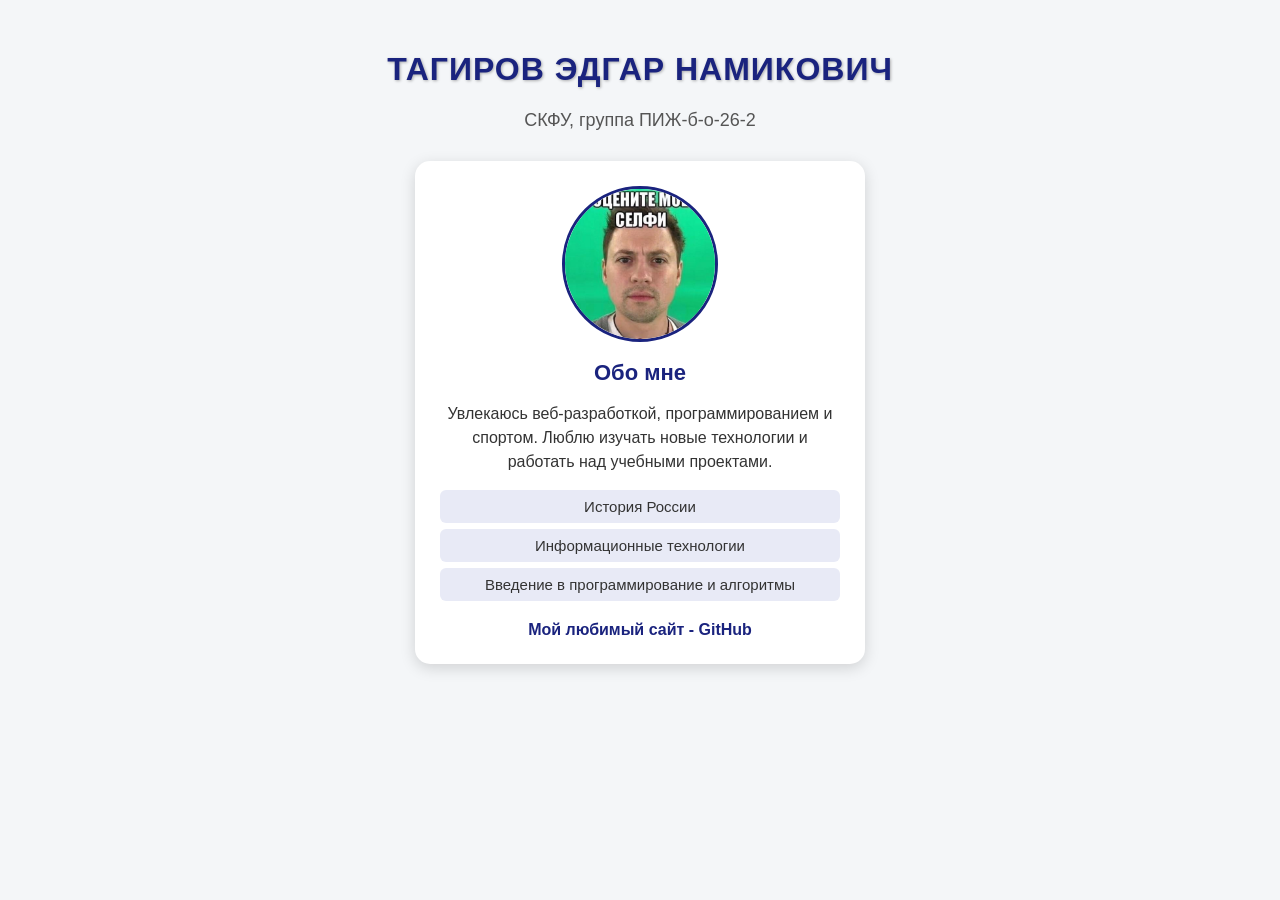
<file: Lab3/index.html>
<!DOCTYPE html> 
<html lang="ru"> 
<head> 
	<meta charset="UTF-8"> 
	<meta name="viewport" content="width=device-width, initial-scale=1.0"> 
	<title>Карточка студента</title> 
	<!-- Подключение внешнего файла стилей --> 
	<link rel="stylesheet" href="styles.css"> 
</head> 
<body> 

	<!-- Заголовок первого уровня: ФИО --> 
	<h1>Тагиров Эдгар Намикович</h1> 

	<!-- Абзац с информацией об учебном заведении --> 
	<p class="institution">СКФУ, группа ПИЖ-б-о-26-2</p> 

	<!-- Основной блок-карточка --> 
	<div class="card"> 
		<!-- Аватар --> 
		<img src="avatar.jpg" alt="Аватар" class="avatar" width="100"> 

		<!-- Подзаголовок --> 
		<h2>Обо мне</h2> 

		<!-- Описание --> 
		<p> 
			Увлекаюсь веб-разработкой, программированием и спортом. Люблю изучать новые технологии и работать 
			над учебными проектами. 
		</p> 

		<!-- Список любимых предметов --> 
		<ul> 
			<li>История России</li> 
			<li>Информационные технологии</li> 
			<li>Введение в программирование и алгоритмы</li> 
		</ul> 

		<!-- Ссылка на любимый сайт --> 
		<a href="https://github.com/" target="_blank"> 
			Мой любимый сайт - GitHub 
		</a> 
	</div> 
</body> 
</html>
</file>
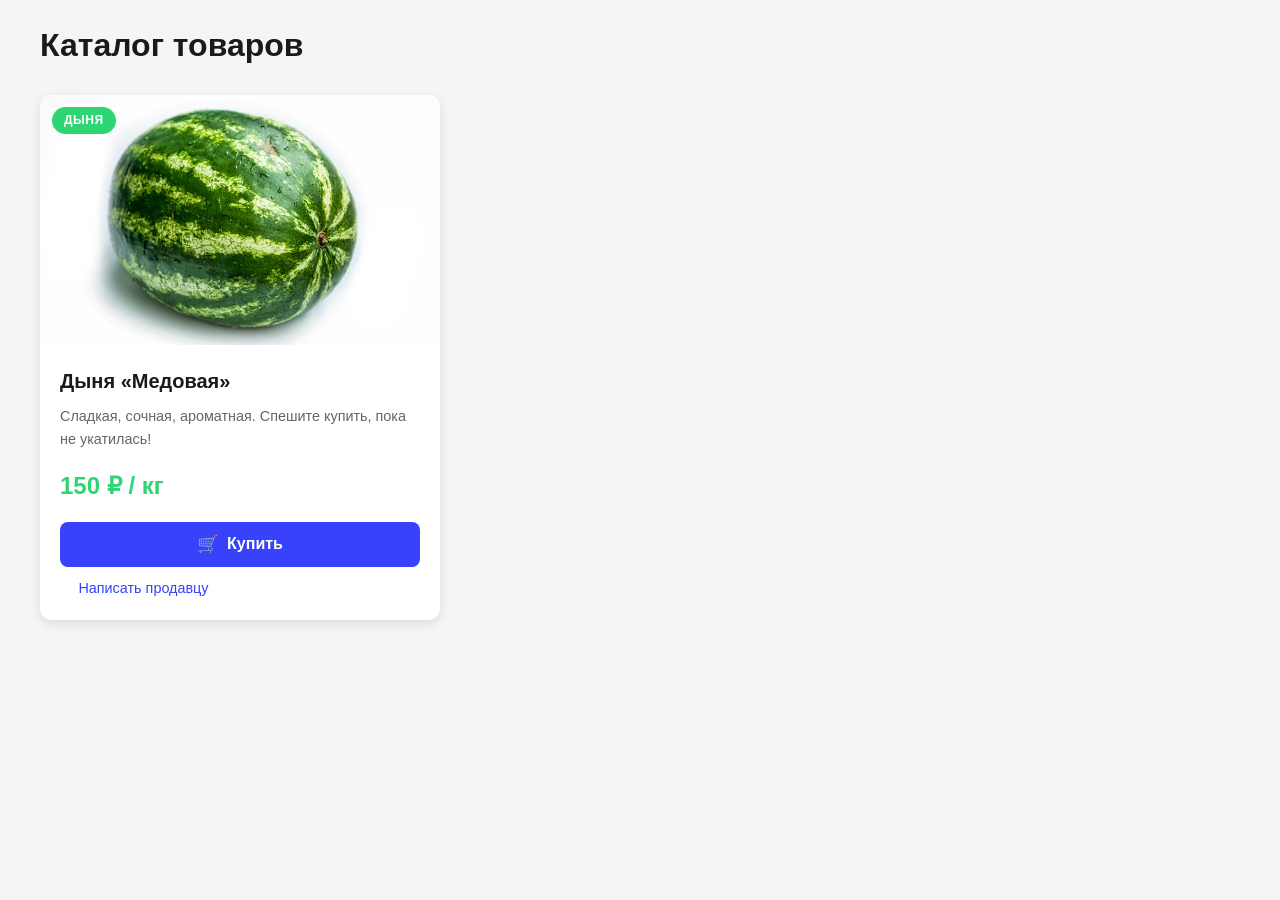
<file: lab5/index.html>
<!DOCTYPE html>
<html lang="ru">
<head>
  <meta charset="UTF-8">
  <meta name="viewport" content="width=device-width, initial-scale=1.0">
  <title>Доступная карточка товара</title>
  <link rel="stylesheet" href="styles.css">
</head>
<body>
  <main>
    <h1>Каталог товаров</h1>

    <article class="card" aria-labelledby="product-title" aria-describedby="product-desc">
      
      <div class="card__image-wrapper">
        <img src="images/arbuz.jpg" alt="Фотография спелого полосатого арбуза" class="card__image">
        <span class="card__badge" aria-hidden="true">Дыня</span>
      </div>

      <div class="card__content">
        <h2 class="card__title" id="product-title">Дыня «Медовая»</h2>

        <p class="card__description" id="product-desc">
          Сладкая, сочная, ароматная. Спешите купить, пока не укатилась!
        </p>

        <p class="card__price" aria-label="Цена товара: 150 рублей за килограмм">
          150 ₽ / кг
        </p>

        <button class="card__button button button--primary" type="button" aria-label="Добавить дыню в корзину" onclick="addToCart()">
          <span class="button__icon" aria-hidden="true">🛒</span>
          <span class="button__text">Купить</span>
        </button>

        <a href="#" class="card__link link">
          Написать продавцу<span class="visually-hidden"> про дыню</span>
        </a>
      </div>
    </article>

    <div aria-live="polite" class="visually-hidden" id="live-region"></div>
  </main>

  <script>
    function addToCart() {
      const liveRegion = document.getElementById('live-region');
      liveRegion.textContent = 'Дыня (на самом деле арбуз) добавлена в корзину';
      
      setTimeout(() => {
        liveRegion.textContent = '';
      }, 3000);
    }
  </script>
</body>
</html>
</file>
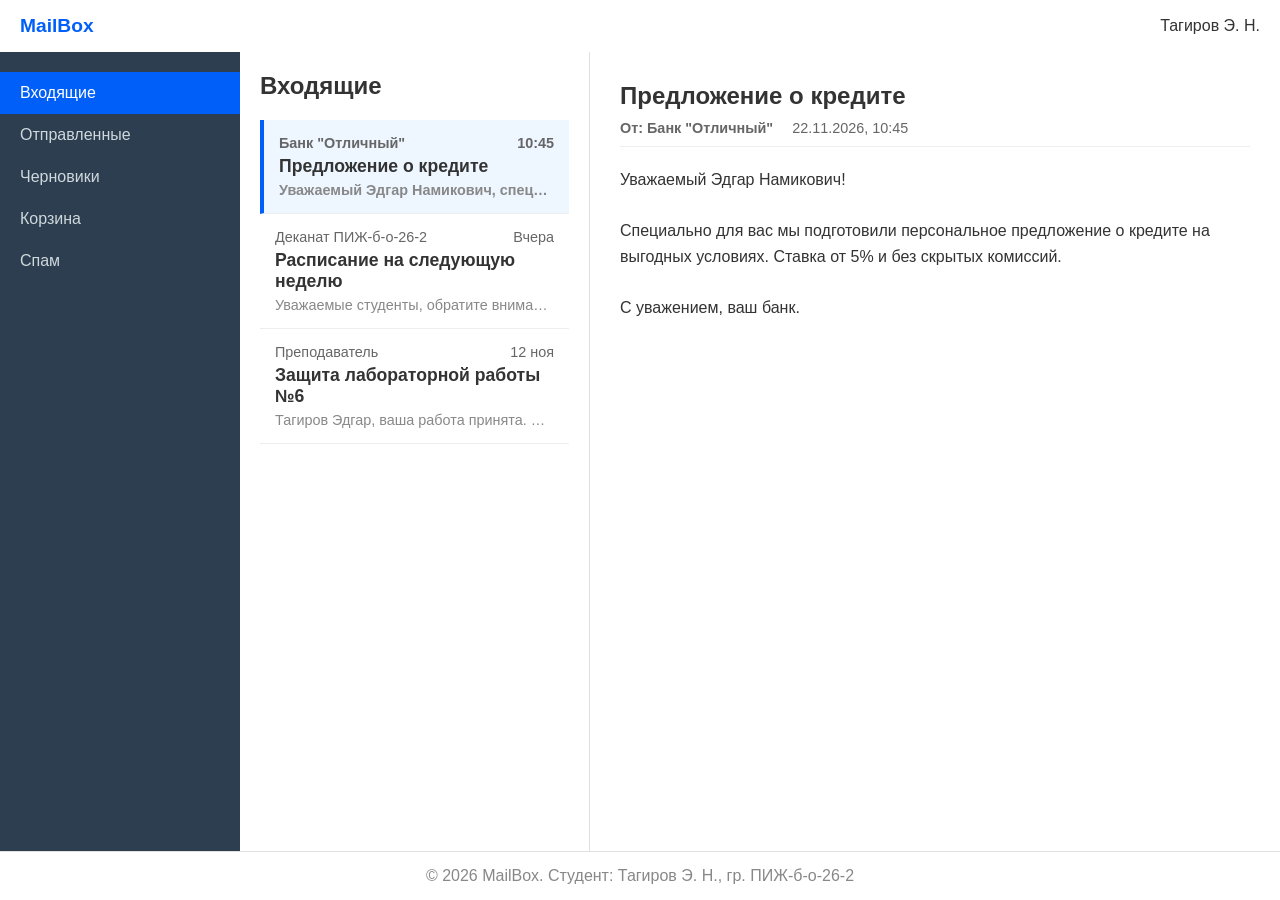
<file: lab6/mail.html>
<!DOCTYPE html>
<html lang="ru">
<head>
<meta charset="UTF-8">
<meta name="viewport" content="width=device-width, initial-scale=1.0">
<title>MailBox</title>
<link rel="stylesheet" href="mail.css">
</head>
<body class="mail">

<!-- Шапка -->
<header class="mail__header header">
  <div class="header__logo">MailBox</div>
  <div class="header__user">Тагиров Э. Н.</div>
</header>

<!-- Боковое меню (Сайдбар) -->
<aside class="mail__sidebar sidebar">
  <nav class="sidebar__nav">
    <a href="#" class="sidebar__link sidebar__link--active">Входящие</a>
    <a href="#" class="sidebar__link">Отправленные</a>
    <a href="#" class="sidebar__link">Черновики</a>
    <a href="#" class="sidebar__link">Корзина</a>
    <a href="#" class="sidebar__link">Спам</a>
  </nav>
</aside>

<!-- Список писем -->
<main class="mail__list letter-list">
  <h1 class="letter-list__title">Входящие</h1>
  
  <!-- Письмо 1 (Выделенное) -->
  <article class="letter-card letter-card--unread">
    <div class="letter-card__header">
      <span class="letter-card__sender">Банк "Отличный"</span>
      <time class="letter-card__date">10:45</time>
    </div>
    <h2 class="letter-card__subject">Предложение о кредите</h2>
    <p class="letter-card__preview">Уважаемый Эдгар Намикович, специально для вас...</p>
  </article>

  <!-- Письмо 2 -->
  <article class="letter-card">
    <div class="letter-card__header">
      <span class="letter-card__sender">Деканат ПИЖ-б-о-26-2</span>
      <time class="letter-card__date">Вчера</time>
    </div>
    <h2 class="letter-card__subject">Расписание на следующую неделю</h2>
    <p class="letter-card__preview">Уважаемые студенты, обратите внимание на изменения...</p>
  </article>

  <!-- Письмо 3 -->
  <article class="letter-card">
    <div class="letter-card__header">
      <span class="letter-card__sender">Преподаватель</span>
      <time class="letter-card__date">12 ноя</time>
    </div>
    <h2 class="letter-card__subject">Защита лабораторной работы №6</h2>
    <p class="letter-card__preview">Тагиров Эдгар, ваша работа принята. Жду на защиту...</p>
  </article>
</main>

<!-- Область просмотра письма (появится на больших экранах) -->
<section class="mail__view letter-view">
  <h2 class="letter-view__subject">Предложение о кредите</h2>
  <div class="letter-view__meta">
    <span class="letter-view__from">От: Банк "Отличный"</span>
    <time class="letter-view__date">22.11.2026, 10:45</time>
  </div>
  <div class="letter-view__body">
    <p>Уважаемый Эдгар Намикович!</p>
    <br>
    <p>Специально для вас мы подготовили персональное предложение о кредите на выгодных условиях. Ставка от 5% и без скрытых комиссий.</p>
    <br>
    <p>С уважением, ваш банк.</p>
  </div>
</section>

<!-- Подвал -->
<footer class="mail__footer footer">
  <p>&copy; 2026 MailBox. Студент: Тагиров Э. Н., гр. ПИЖ-б-о-26-2</p>
</footer>

</body>
</html>
</file>
<file: Lab3/styles.css>
/* ===== Общие стили для body ===== */
body {
    font-family: Arial, sans-serif;
    background-color: #f4f6f8;
    color: #333;
    margin: 0;
    padding: 30px;
}

/* ===== Заголовок h1 (ФИО) ===== */
h1 {
    text-align: center;
    text-transform: uppercase;
    color: #1a237e;
    letter-spacing: 1px;
    text-shadow: 1px 1px 3px rgba(0, 0, 0, 0.3);
}

/* ===== Абзац с учебным заведением ===== */
.institution {
    text-align: center;
    font-size: 18px;
    color: #555;
    margin-bottom: 30px;
}

/* ===== Карточка ===== */
.card {
    width: 400px;
    margin: 0 auto;
    padding: 25px;
    background-color: #ffffff;
    border-radius: 15px;
    box-shadow: 0 4px 15px rgba(0, 0, 0, 0.15);
    text-align: center;
}

/* ===== Аватар ===== */
.avatar {
    width: 150px;
    height: 150px;
    border-radius: 50%;
    border: 3px solid #1a237e;
    object-fit: cover;
    display: block;
    margin: 0 auto 15px;
}

/* ===== Подзаголовок h2 ===== */
.card h2 {
    color: #1a237e;
    font-size: 22px;
    margin-bottom: 10px;
}

/* ===== Абзац внутри карточки ===== */
.card p {
    line-height: 1.5;
    font-size: 16px;
    margin-bottom: 15px;
}

/* ===== Список ===== */
.card ul {
    list-style: none;
    padding: 0;
    margin-bottom: 20px;
}

.card ul li {
    background-color: #e8eaf6;
    padding: 8px 12px;
    margin-bottom: 6px;
    border-radius: 6px;
    font-size: 15px;
}

/* ===== Ссылка ===== */
.card a {
    color: #1a237e;
    text-decoration: none;
    font-weight: bold;
    transition: color 0.3s;
}

/* ===== Ссылка при наведении ===== */
.card a:hover {
    color: #e53935;
    text-decoration: underline;
}
</file>
<file: lab5/styles.css>
* {
  box-sizing: border-box;
  margin: 0;
  padding: 0;
}

body {
  font-family: 'Segoe UI', Arial, sans-serif;
  background-color: #f5f5f5;
  color: #333;
  line-height: 1.6;
  padding: 20px;
}

main {
  max-width: 1200px;
  margin: 0 auto;
}

h1 {
  font-size: 2rem;
  margin-bottom: 24px;
  color: #1a1a1a;
}

.visually-hidden {
  position: absolute;
  width: 1px;
  height: 1px;
  margin: -1px;
  padding: 0;
  overflow: hidden;
  clip: rect(0, 0, 0, 0);
  white-space: nowrap;
  border: 0;
}

.card {
  background: #fff;
  border-radius: 12px;
  box-shadow: 0 4px 12px rgba(0, 0, 0, 0.1);
  overflow: hidden;
  max-width: 400px;
  transition: box-shadow 0.3s ease, transform 0.3s ease;
}

.card:hover {
  box-shadow: 0 8px 24px rgba(0, 0, 0, 0.15);
  transform: translateY(-4px);
}

.card__image-wrapper {
  position: relative;
  background: #e0e0e0;
  height: 250px;
  display: flex;
  align-items: center;
  justify-content: center;
  overflow: hidden;
}

.card__image {
  width: 100%;
  height: 100%;
  object-fit: cover;
  display: block;
}

.card__badge {
  position: absolute;
  top: 12px;
  left: 12px;
  background: #2ed573;
  color: #fff;
  padding: 4px 12px;
  border-radius: 20px;
  font-size: 0.75rem;
  font-weight: 700;
  text-transform: uppercase;
  letter-spacing: 0.5px;
}

.card__content {
  padding: 20px;
}

.card__title {
  font-size: 1.25rem;
  margin-bottom: 8px;
  color: #1a1a1a;
}

.card__description {
  font-size: 0.9rem;
  color: #666;
  margin-bottom: 16px;
}

.card__price {
  font-size: 1.5rem;
  font-weight: 700;
  color: #2ed573;
  margin-bottom: 16px;
}

.card__button {
  margin-bottom: 8px;
}

.card__link {
  display: inline-block;
  font-size: 0.9rem;
}

.button {
  display: inline-flex;
  align-items: center;
  justify-content: center;
  gap: 8px;
  padding: 12px 24px;
  border: none;
  border-radius: 8px;
  font-size: 1rem;
  font-weight: 600;
  cursor: pointer;
  transition: background-color 0.3s ease, transform 0.1s ease;
  width: 100%;
}

.button--primary {
  background-color: #3742fa;
  color: #fff;
}

.button--primary:hover {
  background-color: #2c36d9;
}

.button--primary:focus {
  outline: 3px solid #ffa502;
  outline-offset: 2px;
}

.button--primary:active {
  background-color: #1e27b8;
  transform: scale(0.98);
}

.button__icon {
  font-size: 1.1rem;
}

.link {
  color: #3742fa;
  text-decoration: none;
  position: relative;
  transition: color 0.3s ease;
}

.link:hover {
  color: #2c36d9;
}

.link:focus {
  outline: 3px solid #ffa502;
  outline-offset: 2px;
}

.link:active {
  color: #1e27b8;
}

.link::after {
  content: '';
  position: absolute;
  left: 0;
  bottom: -2px;
  width: 0;
  height: 2px;
  background-color: #3742fa;
  transition: width 0.3s ease;
}

.link:hover::after {
  width: 100%;
}

.link::before {
  content: '→ ';
  opacity: 0;
  transition: opacity 0.3s ease, transform 0.3s ease;
  display: inline-block;
  transform: translateX(-5px);
}

.link:hover::before {
  opacity: 1;
  transform: translateX(0);
}
</file>
<file: lab6/mail.css>
/* === 1. Базовые стили (Mobile First) === */
*, *::before, *::after {
  box-sizing: border-box;
  margin: 0;
  padding: 0;
}

body {
  font-family: Arial, sans-serif;
  background-color: #f4f6f8;
  color: #333;
}

/* === 2. Сетка страницы (Grid) === */
.mail {
  display: grid;
  min-height: 100vh;
  /* На мобильных: шапка, список, подвал (сайдбар и просмотр скрыты) */
  grid-template-areas:
    "header"
    "list"
    "footer";
  grid-template-rows: auto 1fr auto;
}

.mail__header { grid-area: header; }
.mail__list { grid-area: list; }
.mail__view { grid-area: view; display: none; } /* Скрыто на телефонах */
.mail__footer { grid-area: footer; }
.mail__sidebar { display: none; } /* Скрыто на телефонах */

/* === 3. Стили компонентов === */
.header {
  background: #fff;
  padding: 15px 20px;
  box-shadow: 0 2px 4px rgba(0,0,0,0.1);
  display: flex;
  justify-content: space-between;
  align-items: center;
}

.header__logo {
  font-weight: bold;
  font-size: 1.2rem;
  color: #005ff9; /* Фирменный цвет Mail.ru */
}

.letter-list {
  padding: 20px;
  background: #fff;
  border-right: 1px solid #e0e0e0;
}

.letter-list__title {
  font-size: 1.5rem;
  margin-bottom: 20px;
}

/* Карточка письма (Flexbox) */
.letter-card {
  padding: 15px;
  border-bottom: 1px solid #eee;
  cursor: pointer;
  transition: background 0.2s ease;
  display: flex;
  flex-direction: column;
  gap: 5px;
}

.letter-card:hover {
  background: #f9f9f9;
}

.letter-card--unread {
  font-weight: bold;
  background: #eef6ff;
  border-left: 4px solid #005ff9; /* Синяя полоска */
}

.letter-card__header {
  display: flex;
  justify-content: space-between;
  color: #666;
  font-size: 0.9rem;
}

.letter-card__subject {
  font-size: 1.1rem;
}

.letter-card__preview {
  color: #888;
  font-size: 0.9rem;
  white-space: nowrap;
  overflow: hidden;
  text-overflow: ellipsis;
}

/* Стили для просмотра письма */
.letter-view {
  padding: 30px;
  background: #fff;
}

.letter-view__subject {
  margin-bottom: 10px;
}

.letter-view__meta {
  color: #666;
  font-size: 0.9rem;
  margin-bottom: 20px;
  padding-bottom: 10px;
  border-bottom: 1px solid #eee;
}

.letter-view__from {
  font-weight: bold;
  margin-right: 15px;
}

.letter-view__body {
  line-height: 1.6;
}

.footer {
  padding: 15px;
  text-align: center;
  background: #fff;
  color: #888;
  border-top: 1px solid #e0e0e0;
}

/* Ссылки в сайдбаре */
.sidebar__nav {
  display: flex;
  flex-direction: column;
}

.sidebar__link {
  display: block;
  padding: 12px 20px;
  color: #cfd8dc;
  text-decoration: none;
  transition: background 0.2s ease;
}

.sidebar__link:hover {
  background: rgba(255, 255, 255, 0.1);
}

.sidebar__link--active {
  background: #005ff9; /* Синий цвет */
  color: #fff;
}

/* === 4. Планшеты (от 768px) === */
@media (min-width: 768px) {
  .mail {
    grid-template-areas:
      "header header"
      "sidebar list"
      "footer footer";
    grid-template-columns: 240px 1fr;
  }

  .mail__sidebar {
    display: flex;
    flex-direction: column;
    background: #2c3e50; /* Темный фон сайдбара */
    color: white;
    padding: 20px 0;
  }
}

/* === 5. Десктопы (от 1024px) === */
@media (min-width: 1024px) {
  .mail {
    grid-template-areas:
      "header header header"
      "sidebar list view"
      "footer footer footer";
    grid-template-columns: 240px 350px 1fr;
  }

  /* Показываем область просмотра письма */
  .mail__view {
    display: block;
  }
}
</file>
